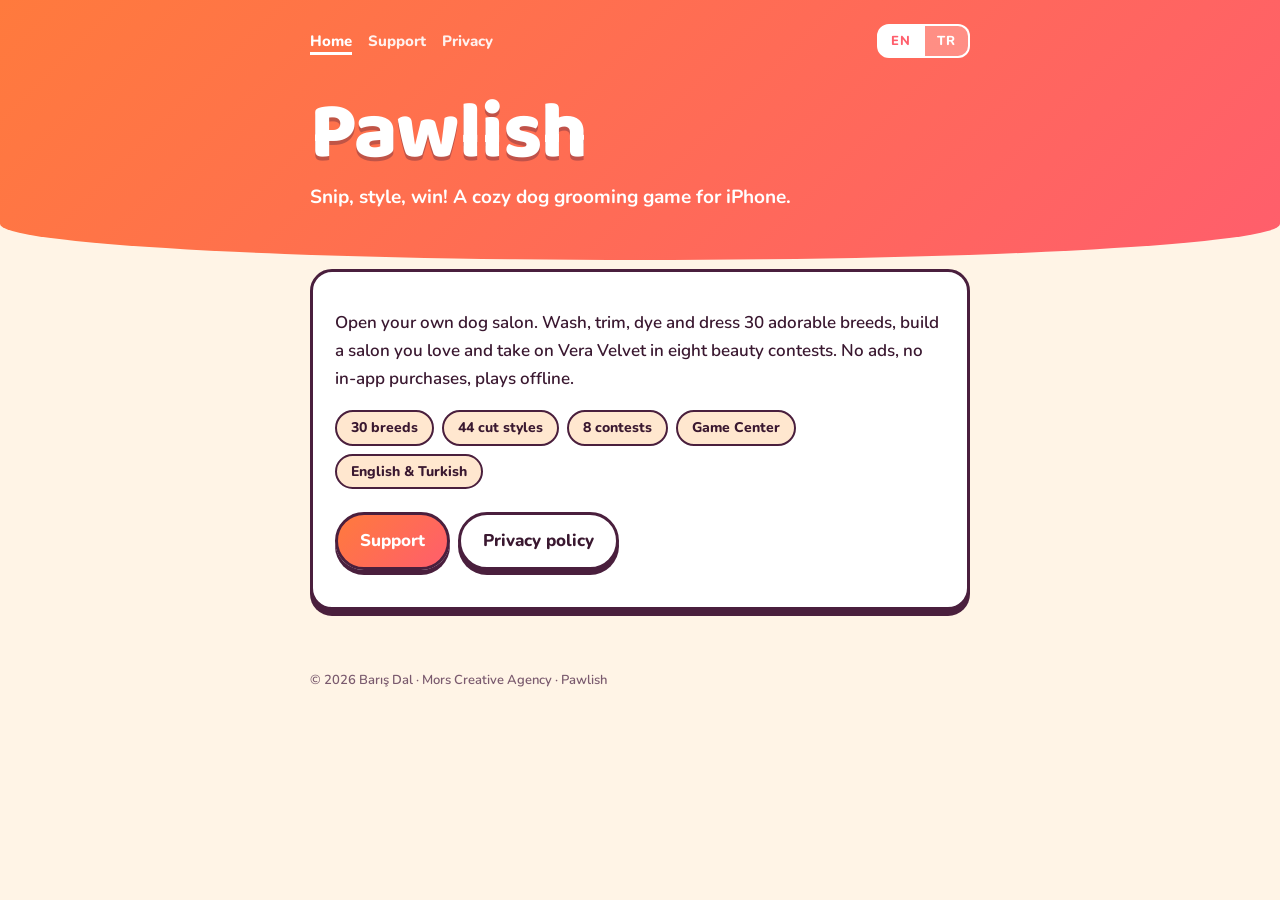
<file: index.html>
<!doctype html>
<html lang="en" data-l="en"><head>
<title>Pawlish · Pati Kuaförü</title>
<meta charset="utf-8"><meta name="viewport" content="width=device-width,initial-scale=1"><meta name="color-scheme" content="light dark"><meta name="theme-color" content="#FF7A3D">
<link rel="preconnect" href="https://fonts.googleapis.com"><link rel="preconnect" href="https://fonts.gstatic.com" crossorigin>
<link href="https://fonts.googleapis.com/css2?family=Baloo+2:wght@800&family=Nunito:wght@600;800&display=swap" rel="stylesheet"><link rel="stylesheet" href="style.css">
<meta name="description" content="Pawlish: Dog Grooming Salon. A cozy dog grooming game. / Pawlish: Pati Kuaförü, içi ısıtan bir köpek kuaförü oyunu.">
</head><body><div class="wrap">
<nav><div><a class="on" href="index.html"><span lang="en">Home</span><span lang="tr">Ana sayfa</span></a><a href="support.html"><span lang="en">Support</span><span lang="tr">Destek</span></a><a href="privacy.html"><span lang="en">Privacy</span><span lang="tr">Gizlilik</span></a></div>
<div class="lang"><button data-l="en">EN</button><button data-l="tr">TR</button></div></nav>

<h1 class="logo">Pawlish</h1>
<p class="tag" lang="en"><b>Snip, style, win!</b> A cozy dog grooming game for iPhone.</p>
<p class="tag" lang="tr"><b>Kes, süsle, kazan!</b> iPhone için içi ısıtan bir köpek kuaförü oyunu.</p>

<div class="card hero">
<p lang="en">Open your own dog salon. Wash, trim, dye and dress 30 adorable breeds, build a salon you love and take on Vera Velvet in eight beauty contests. No ads, no in-app purchases, plays offline.</p>
<p lang="tr">Kendi köpek salonunu aç. 30 sevimli ırkı yıka, kes, boya ve giydir, hayalindeki salonu kur ve sekiz güzellik yarışmasında Vera Velvet'e meydan oku. Reklam yok, uygulama içi satın alma yok, internetsiz çalışır.</p>
<ul class="pillrow"><li><span lang="en">30 breeds</span><span lang="tr">30 ırk</span></li><li><span lang="en">44 cut styles</span><span lang="tr">44 kesim</span></li><li><span lang="en">8 contests</span><span lang="tr">8 yarışma</span></li><li>Game Center</li><li><span lang="en">English &amp; Turkish</span><span lang="tr">Türkçe ve İngilizce</span></li></ul>
<p><a class="btn" href="support.html"><span lang="en">Support</span><span lang="tr">Destek</span></a><a class="btn alt" href="privacy.html"><span lang="en">Privacy policy</span><span lang="tr">Gizlilik politikası</span></a></p>
</div>
<footer>© 2026 Barış Dal · Mors Creative Agency · Pawlish</footer>
</div><script src="lang.js"></script></body></html>
</file>
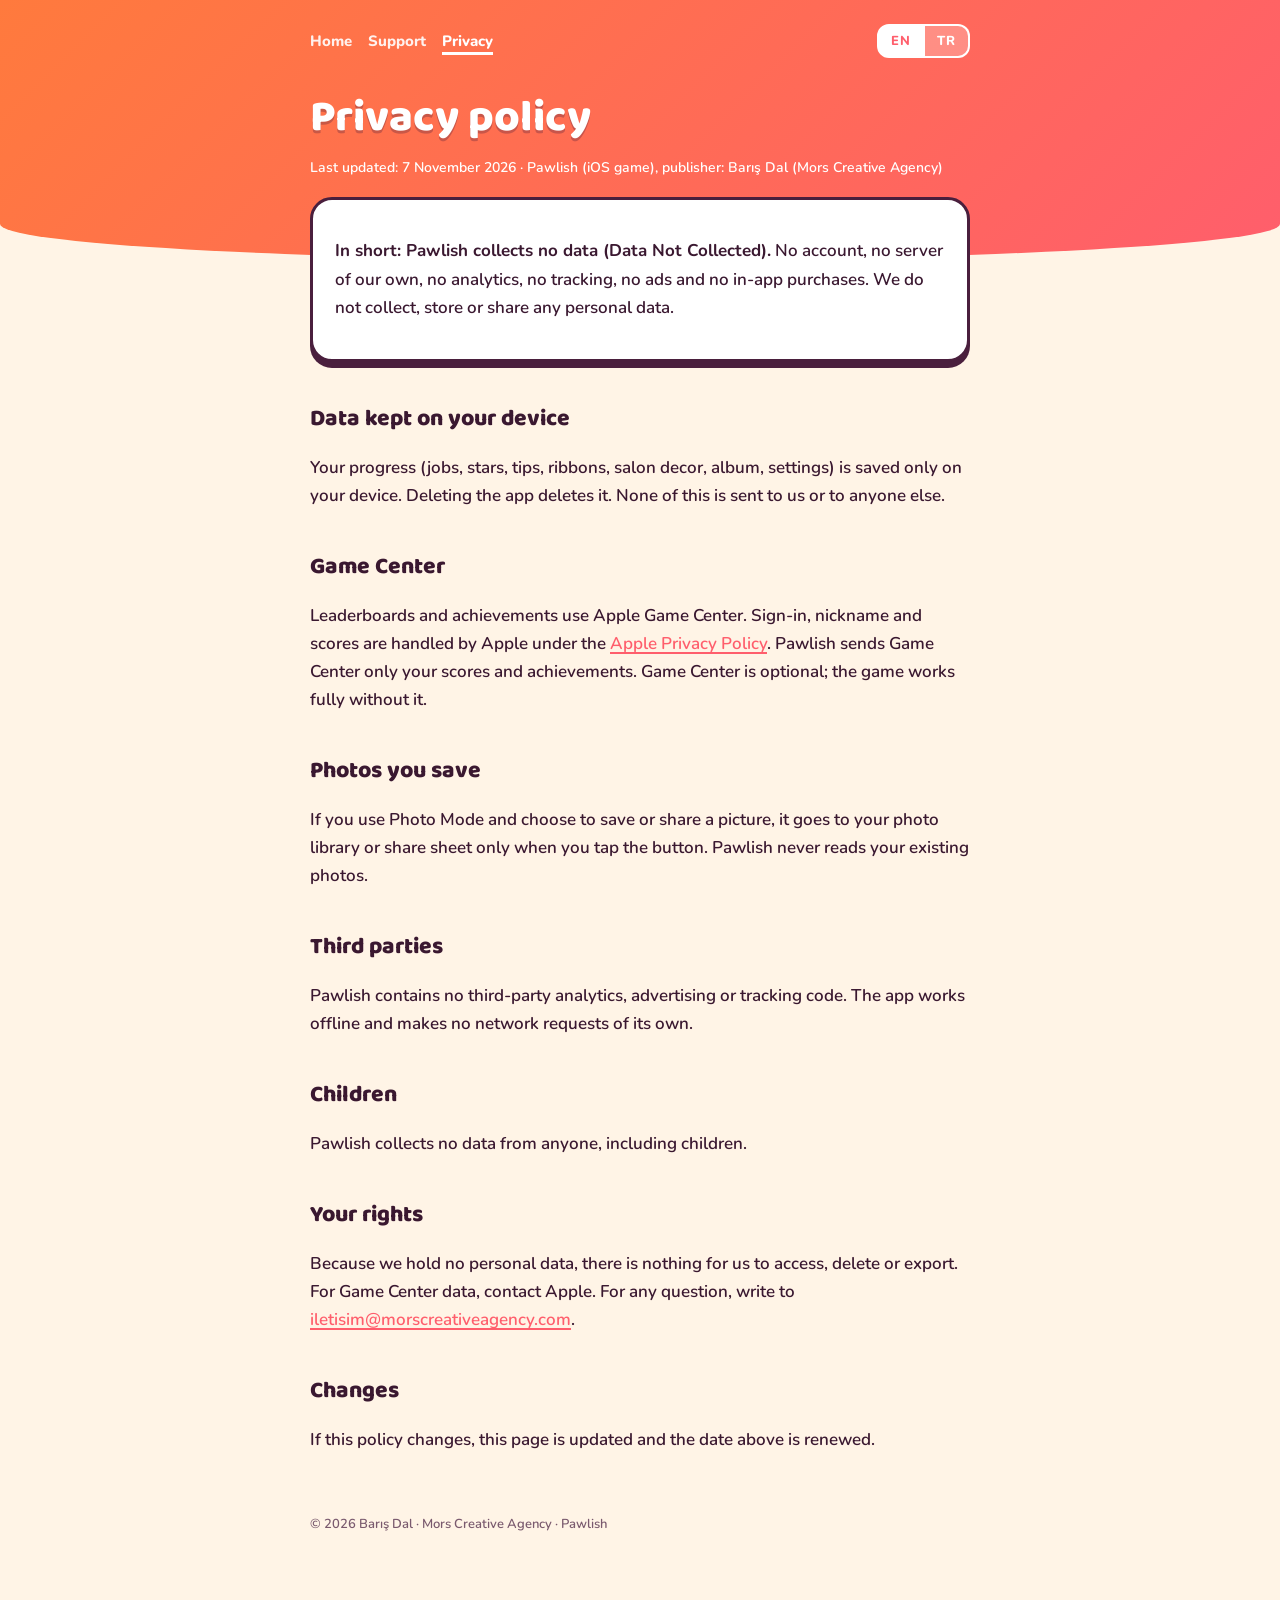
<file: privacy.html>
<!doctype html>
<html lang="en" data-l="en"><head>
<title>Pawlish · Privacy / Gizlilik</title>
<meta charset="utf-8"><meta name="viewport" content="width=device-width,initial-scale=1"><meta name="color-scheme" content="light dark"><meta name="theme-color" content="#FF7A3D">
<link rel="preconnect" href="https://fonts.googleapis.com"><link rel="preconnect" href="https://fonts.gstatic.com" crossorigin>
<link href="https://fonts.googleapis.com/css2?family=Baloo+2:wght@800&family=Nunito:wght@600;800&display=swap" rel="stylesheet"><link rel="stylesheet" href="style.css">
<meta name="description" content="Pawlish privacy policy: no data collected. / Pawlish gizlilik politikası: veri toplanmaz.">
</head><body><div class="wrap">
<nav><div><a href="index.html"><span lang="en">Home</span><span lang="tr">Ana sayfa</span></a><a href="support.html"><span lang="en">Support</span><span lang="tr">Destek</span></a><a class="on" href="privacy.html"><span lang="en">Privacy</span><span lang="tr">Gizlilik</span></a></div>
<div class="lang"><button data-l="en">EN</button><button data-l="tr">TR</button></div></nav>

<h1 class="page" lang="en">Privacy policy</h1><h1 class="page" lang="tr">Gizlilik politikası</h1>
<p class="small on-grad" lang="en" style="color:#fff">Last updated: 7 November 2026 · Pawlish (iOS game), publisher: Barış Dal (Mors Creative Agency)</p>
<p class="small on-grad" lang="tr" style="color:#fff">Son güncelleme: 7 Kasım 2026 · Pawlish (iOS oyunu), yayıncı: Barış Dal (Mors Creative Agency)</p>

<div lang="en">
<div class="card"><p><b>In short: Pawlish collects no data (Data Not Collected).</b> No account, no server of our own, no analytics, no tracking, no ads and no in-app purchases. We do not collect, store or share any personal data.</p></div>

<h2>Data kept on your device</h2>
<p>Your progress (jobs, stars, tips, ribbons, salon decor, album, settings) is saved only on your device. Deleting the app deletes it. None of this is sent to us or to anyone else.</p>

<h2>Game Center</h2>
<p>Leaderboards and achievements use Apple Game Center. Sign-in, nickname and scores are handled by Apple under the <a href="https://www.apple.com/legal/privacy/">Apple Privacy Policy</a>. Pawlish sends Game Center only your scores and achievements. Game Center is optional; the game works fully without it.</p>

<h2>Photos you save</h2>
<p>If you use Photo Mode and choose to save or share a picture, it goes to your photo library or share sheet only when you tap the button. Pawlish never reads your existing photos.</p>

<h2>Third parties</h2>
<p>Pawlish contains no third-party analytics, advertising or tracking code. The app works offline and makes no network requests of its own.</p>

<h2>Children</h2>
<p>Pawlish collects no data from anyone, including children.</p>

<h2>Your rights</h2>
<p>Because we hold no personal data, there is nothing for us to access, delete or export. For Game Center data, contact Apple. For any question, write to <a href="mailto:iletisim@morscreativeagency.com">iletisim@morscreativeagency.com</a>.</p>

<h2>Changes</h2>
<p>If this policy changes, this page is updated and the date above is renewed.</p>
</div>

<div lang="tr">
<div class="card"><p><b>Kısaca: Pawlish hiçbir veri toplamaz (Veri Toplanmaz).</b> Hesap yok, kendi sunucumuz yok, analiz yok, izleme yok, reklam yok, uygulama içi satın alma yok. Hiçbir kişisel veriyi toplamaz, saklamaz ve paylaşmayız.</p></div>

<h2>Cihazda saklanan veriler</h2>
<p>İlerlemen (görevler, yıldızlar, bahşiş, kurdele, salon dekoru, albüm, ayarlar) yalnızca cihazında saklanır. Uygulamayı silmek bunları da siler. Bu veriler ne bize ne de başkasına gönderilir.</p>

<h2>Game Center</h2>
<p>Sıralamalar ve başarımlar Apple Game Center ile çalışır. Giriş, takma ad ve puanlar Apple tarafından <a href="https://www.apple.com/legal/privacy/">Apple Gizlilik Politikası</a> uyarınca işlenir. Pawlish, Game Center'a yalnızca puanlarını ve başarımlarını gönderir. Game Center isteğe bağlıdır; oyun onsuz da tam olarak çalışır.</p>

<h2>Kaydettiğin fotoğraflar</h2>
<p>Fotoğraf Modu'nda bir resmi kaydetmeyi ya da paylaşmayı seçersen, resim yalnızca düğmeye dokunduğunda fotoğraf arşivine ya da paylaşım ekranına gider. Pawlish mevcut fotoğraflarını asla okumaz.</p>

<h2>Üçüncü taraflar</h2>
<p>Pawlish'te üçüncü taraf analiz, reklam ya da izleme kodu yoktur. Uygulama internetsiz çalışır ve kendi başına hiçbir ağ isteği yapmaz.</p>

<h2>Çocuklar</h2>
<p>Pawlish, çocuklar dahil kimseden veri toplamaz.</p>

<h2>Haklarınız</h2>
<p>Kişisel veri tutmadığımız için erişilecek, silinecek ya da taşınacak bir veri elimizde yok. Game Center verileri için Apple'a başvurabilirsin. Her türlü soru için <a href="mailto:iletisim@morscreativeagency.com">iletisim@morscreativeagency.com</a> adresine yaz.</p>

<h2>Değişiklikler</h2>
<p>Politika değişirse bu sayfa güncellenir ve üstteki tarih yenilenir.</p>
</div>
<footer>© 2026 Barış Dal · Mors Creative Agency · Pawlish</footer>
</div><script src="lang.js"></script></body></html>
</file>
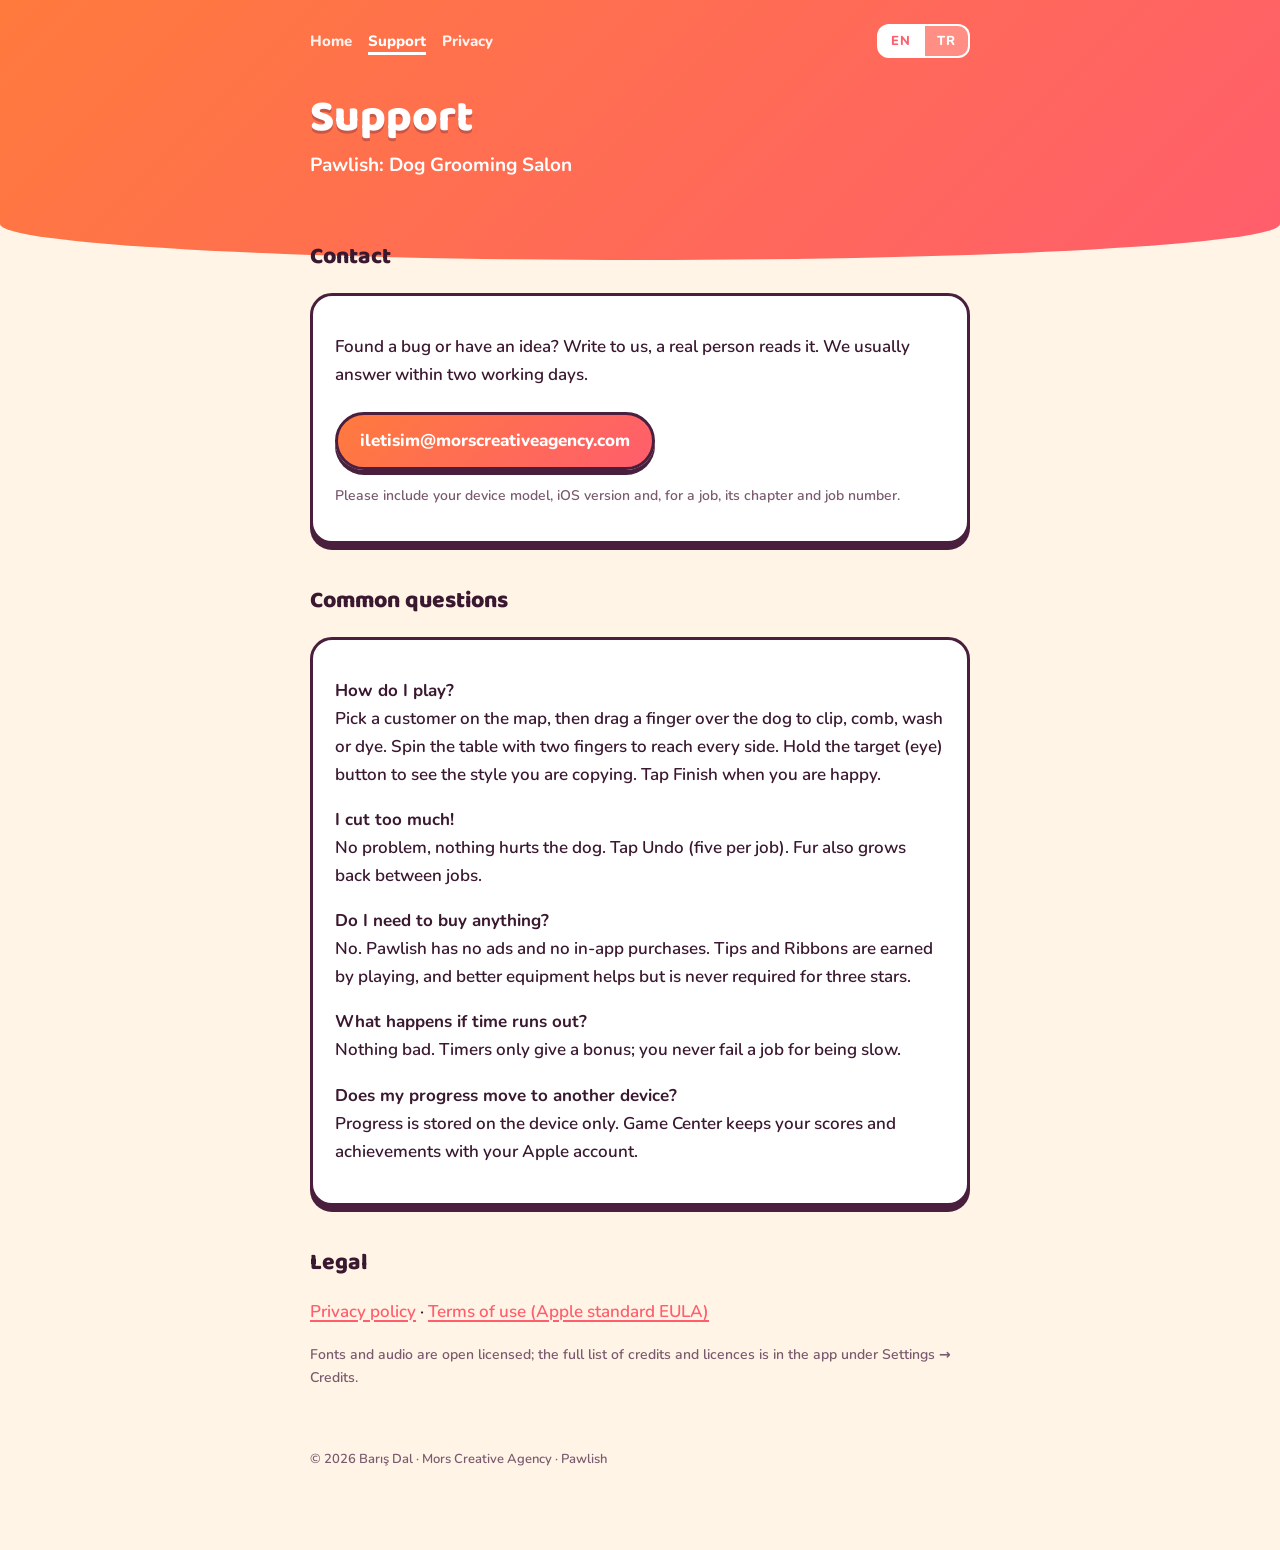
<file: support.html>
<!doctype html>
<html lang="en" data-l="en"><head>
<title>Pawlish · Support / Destek</title>
<meta charset="utf-8"><meta name="viewport" content="width=device-width,initial-scale=1"><meta name="color-scheme" content="light dark"><meta name="theme-color" content="#FF7A3D">
<link rel="preconnect" href="https://fonts.googleapis.com"><link rel="preconnect" href="https://fonts.gstatic.com" crossorigin>
<link href="https://fonts.googleapis.com/css2?family=Baloo+2:wght@800&family=Nunito:wght@600;800&display=swap" rel="stylesheet"><link rel="stylesheet" href="style.css">
<meta name="description" content="Pawlish support and contact. / Pawlish destek ve iletişim.">
</head><body><div class="wrap">
<nav><div><a href="index.html"><span lang="en">Home</span><span lang="tr">Ana sayfa</span></a><a class="on" href="support.html"><span lang="en">Support</span><span lang="tr">Destek</span></a><a href="privacy.html"><span lang="en">Privacy</span><span lang="tr">Gizlilik</span></a></div>
<div class="lang"><button data-l="en">EN</button><button data-l="tr">TR</button></div></nav>

<h1 class="page" lang="en">Support</h1><h1 class="page" lang="tr">Destek</h1>
<p class="tag" lang="en">Pawlish: Dog Grooming Salon</p><p class="tag" lang="tr">Pawlish: Pati Kuaförü</p>

<h2><span lang="en">Contact</span><span lang="tr">İletişim</span></h2>
<div class="card">
<p lang="en">Found a bug or have an idea? Write to us, a real person reads it. We usually answer within two working days.</p>
<p lang="tr">Bir hata mı buldun ya da bir fikrin mi var? Yaz, gerçek bir insan okur. Genelde iki iş günü içinde cevap veriyoruz.</p>
<a class="btn" href="mailto:iletisim@morscreativeagency.com?subject=Pawlish">iletisim@morscreativeagency.com</a>
<p class="small" lang="en">Please include your device model, iOS version and, for a job, its chapter and job number.</p>
<p class="small" lang="tr">Yazarken cihaz modelini, iOS sürümünü ve bir görevle ilgiliyse bölüm ve görev numarasını eklersen çok yardımcı olur.</p>
</div>

<h2><span lang="en">Common questions</span><span lang="tr">Sık sorulanlar</span></h2>
<div class="card" lang="en">
<p><b>How do I play?</b><br>Pick a customer on the map, then drag a finger over the dog to clip, comb, wash or dye. Spin the table with two fingers to reach every side. Hold the target (eye) button to see the style you are copying. Tap Finish when you are happy.</p>
<p><b>I cut too much!</b><br>No problem, nothing hurts the dog. Tap Undo (five per job). Fur also grows back between jobs.</p>
<p><b>Do I need to buy anything?</b><br>No. Pawlish has no ads and no in-app purchases. Tips and Ribbons are earned by playing, and better equipment helps but is never required for three stars.</p>
<p><b>What happens if time runs out?</b><br>Nothing bad. Timers only give a bonus; you never fail a job for being slow.</p>
<p><b>Does my progress move to another device?</b><br>Progress is stored on the device only. Game Center keeps your scores and achievements with your Apple account.</p>
</div>
<div class="card" lang="tr">
<p><b>Nasıl oynanır?</b><br>Haritadan bir müşteri seç, sonra parmağını köpeğin üzerinde sürükleyerek kes, tara, yıka ya da boya. Her yanına ulaşmak için masayı iki parmakla çevir. Taklit ettiğin kesimi görmek için hedef (göz) düğmesine basılı tut. Memnun kalınca Bitir'e dokun.</p>
<p><b>Fazla kestim!</b><br>Sorun değil, köpeğin canı yanmaz. Geri Al'a dokun (görev başına beş hak). Tüyler zaten tekrar uzar.</p>
<p><b>Bir şey satın almam gerekiyor mu?</b><br>Hayır. Pawlish'te reklam ve uygulama içi satın alma yok. Bahşiş ve kurdele oynayarak kazanılır; daha iyi ekipman işi kolaylaştırır ama üç yıldız için şart değildir.</p>
<p><b>Süre dolarsa ne olur?</b><br>Kötü bir şey olmaz. Süre sadece bonus verir; yavaş kaldın diye görevi kaybetmezsin.</p>
<p><b>İlerlemem başka cihaza geçer mi?</b><br>İlerleme yalnızca cihazda saklanır. Game Center sıralamaların ve başarımların Apple hesabına bağlıdır.</p>
</div>

<h2><span lang="en">Legal</span><span lang="tr">Hukuki</span></h2>
<p><a href="privacy.html"><span lang="en">Privacy policy</span><span lang="tr">Gizlilik politikası</span></a> ·
<a href="https://www.apple.com/legal/internet-services/itunes/dev/stdeula/"><span lang="en">Terms of use (Apple standard EULA)</span><span lang="tr">Kullanım koşulları (Apple standart EULA)</span></a></p>
<p class="small" lang="en">Fonts and audio are open licensed; the full list of credits and licences is in the app under Settings → Credits.</p>
<p class="small" lang="tr">Yazı tipleri ve sesler açık lisanslıdır; kaynakların ve lisansların tam listesi uygulamada Ayarlar → Emeği Geçenler bölümündedir.</p>
<footer>© 2026 Barış Dal · Mors Creative Agency · Pawlish</footer>
</div><script src="lang.js"></script></body></html>
</file>
<file: style.css>
:root{--o1:#FF7A3D;--o2:#FF5E6C;--plum:#4A1F3D;--cream:#FFF4E6;--cream2:#FFE7CF;--card:#FFFFFF;--ink:#3A1830;--soft:#7A5A6E;--edge:#4A1F3D}
@media (prefers-color-scheme:dark){:root{--cream:#2A1424;--cream2:#38192F;--card:#3F1D34;--ink:#FFF1E4;--soft:#D9B8C6;--edge:#12060F}}
*{box-sizing:border-box}
html{background:var(--cream);color-scheme:light dark}
body{margin:0;min-height:100vh;color:var(--ink);background:var(--cream);font:600 17px/1.65 "Nunito",system-ui,-apple-system,"Segoe UI",sans-serif;-webkit-font-smoothing:antialiased;overflow-x:hidden}
body:before{content:"";position:absolute;inset:0 0 auto 0;height:260px;z-index:0;background:linear-gradient(135deg,var(--o1),var(--o2));border-radius:0 0 50% 50%/0 0 36px 36px}
.wrap{max-width:700px;margin:0 auto;padding:24px 20px 80px;position:relative;z-index:1}
nav{display:flex;justify-content:space-between;align-items:center;gap:12px;margin-bottom:36px;font-size:15px;font-weight:800}
nav a{color:#fff;text-decoration:none;margin-right:16px;opacity:.9}
nav a.on,nav a:hover{opacity:1;text-decoration:underline;text-decoration-thickness:3px;text-underline-offset:6px}
.lang{display:flex}
.lang button{background:rgba(255,255,255,.25);border:2px solid #fff;color:#fff;font:800 13px "Nunito",sans-serif;letter-spacing:.08em;padding:6px 12px;cursor:pointer}
.lang button:first-child{border-radius:12px 0 0 12px}.lang button:last-child{border-radius:0 12px 12px 0;border-left:0}
.lang button.on{background:#fff;color:var(--o2)}
.logo{font:800 clamp(48px,13vw,80px)/1 "Baloo 2",system-ui,sans-serif;color:#fff;margin:0;letter-spacing:-.01em;text-shadow:0 4px 0 rgba(74,31,61,.35)}
.tag{margin:8px 0 56px;font-size:19px;color:#fff;font-weight:700}
h1.page{font:800 clamp(32px,8vw,44px)/1.1 "Baloo 2",system-ui,sans-serif;margin:0 0 6px;color:#fff;text-shadow:0 3px 0 rgba(74,31,61,.3)}
h2{font:800 23px "Baloo 2",sans-serif;margin:38px 0 10px;color:var(--ink)}
.card{background:var(--card);border:3px solid var(--edge);border-radius:22px;padding:20px 22px;margin:18px 0;box-shadow:0 6px 0 var(--edge)}
.hero{margin-top:40px}
.btn{display:inline-block;max-width:100%;margin:6px 8px 0 0;padding:12px 22px;border-radius:999px;border:3px solid var(--edge);background:linear-gradient(135deg,var(--o1),var(--o2));color:#fff;text-decoration:none;font-weight:800;box-shadow:0 5px 0 var(--edge);overflow-wrap:anywhere;text-align:center}
.btn:active{transform:translateY(3px);box-shadow:0 2px 0 var(--edge)}
.btn.alt{background:var(--card);color:var(--ink)}
.small{font-size:14px;color:var(--soft)}
.card .small,.small.on-grad{color:var(--soft)}
.pillrow{display:flex;flex-wrap:wrap;gap:8px;margin:14px 0 0;padding:0;list-style:none}
.pillrow li{margin:0;background:var(--cream2);border:2px solid var(--edge);border-radius:999px;padding:4px 14px;font-weight:800;font-size:14px}
p,li{color:var(--ink)}ul{padding-left:20px}li{margin:6px 0}
a{color:var(--o2);text-decoration-thickness:2px;text-underline-offset:3px}
p,li,a{overflow-wrap:anywhere}
footer{margin-top:60px;font-size:13px;color:var(--soft)}
body [lang]{display:none}
html[data-l="tr"] body [lang="tr"],html[data-l="en"] body [lang="en"]{display:revert}
html[data-l="tr"] body span[lang="tr"],html[data-l="en"] body span[lang="en"]{display:inline}
@media(max-width:480px){.card{padding:16px}nav a{margin-right:10px}}
</file>
